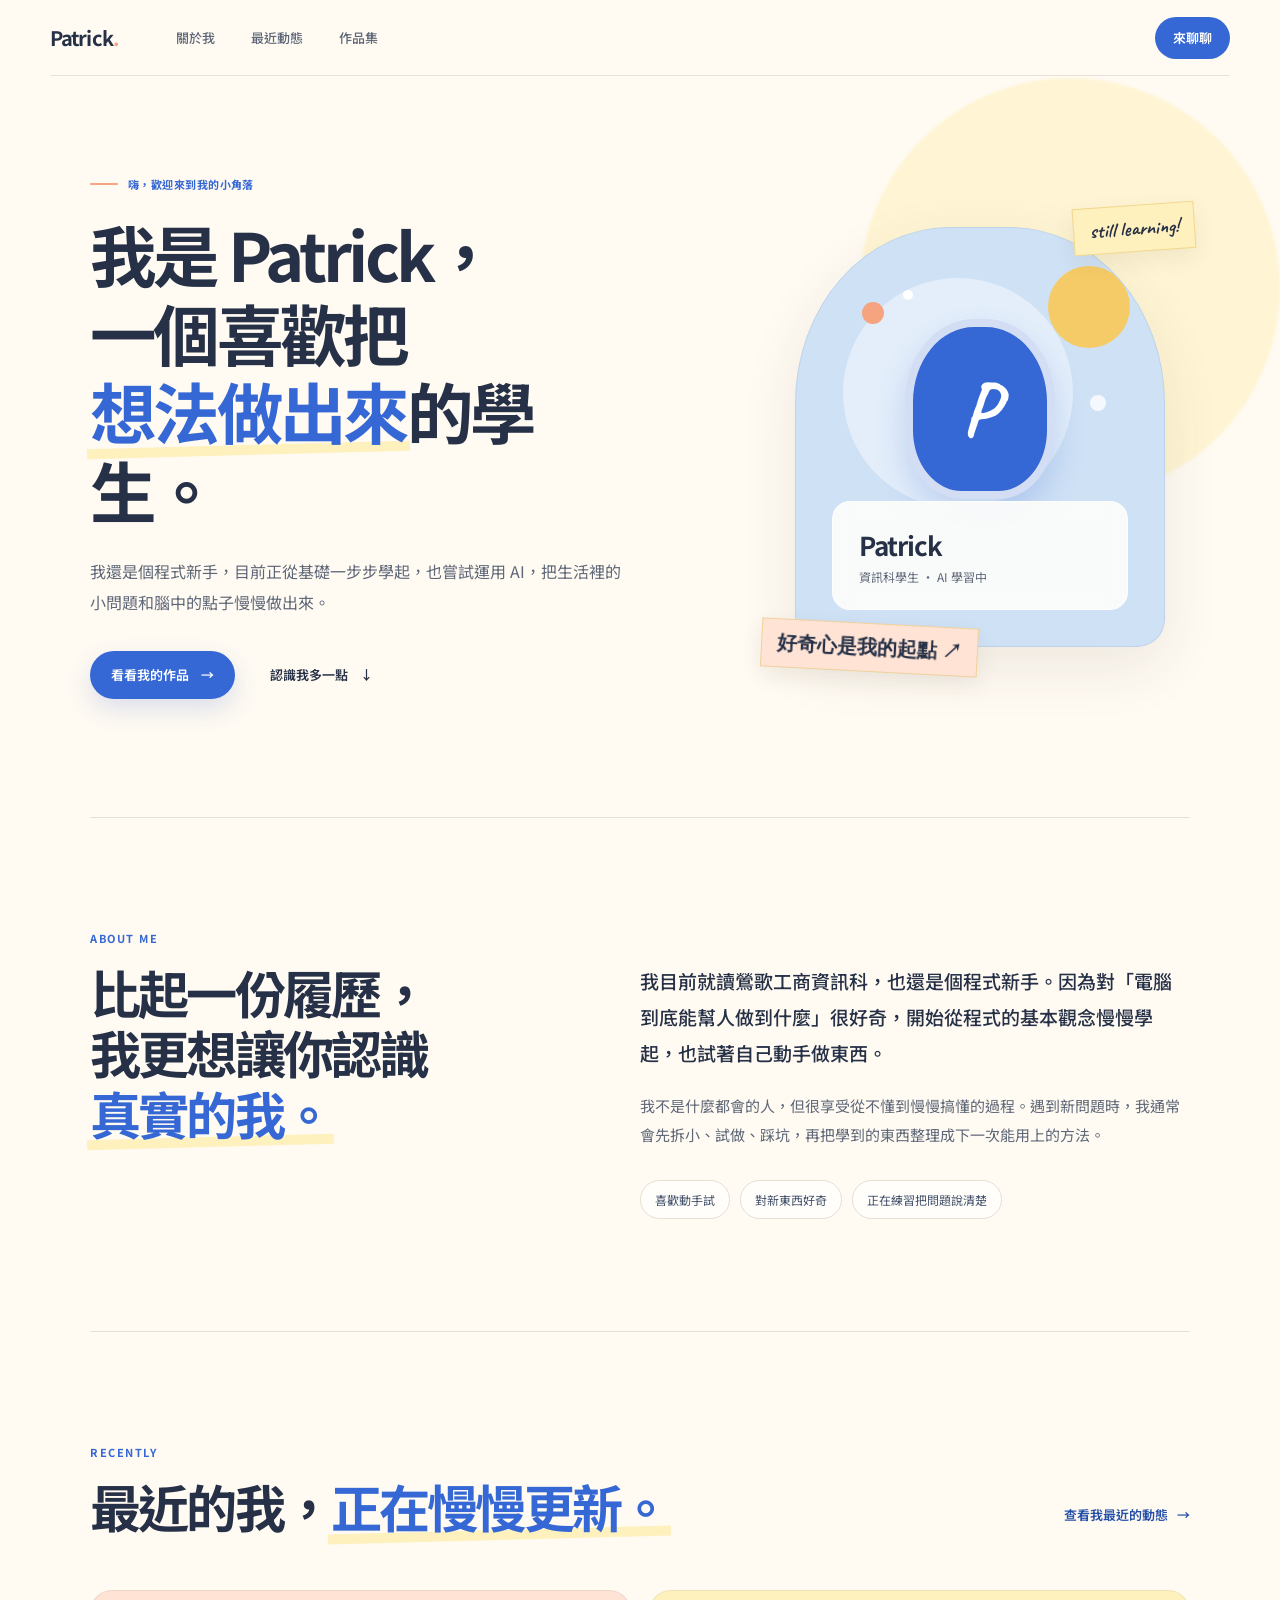
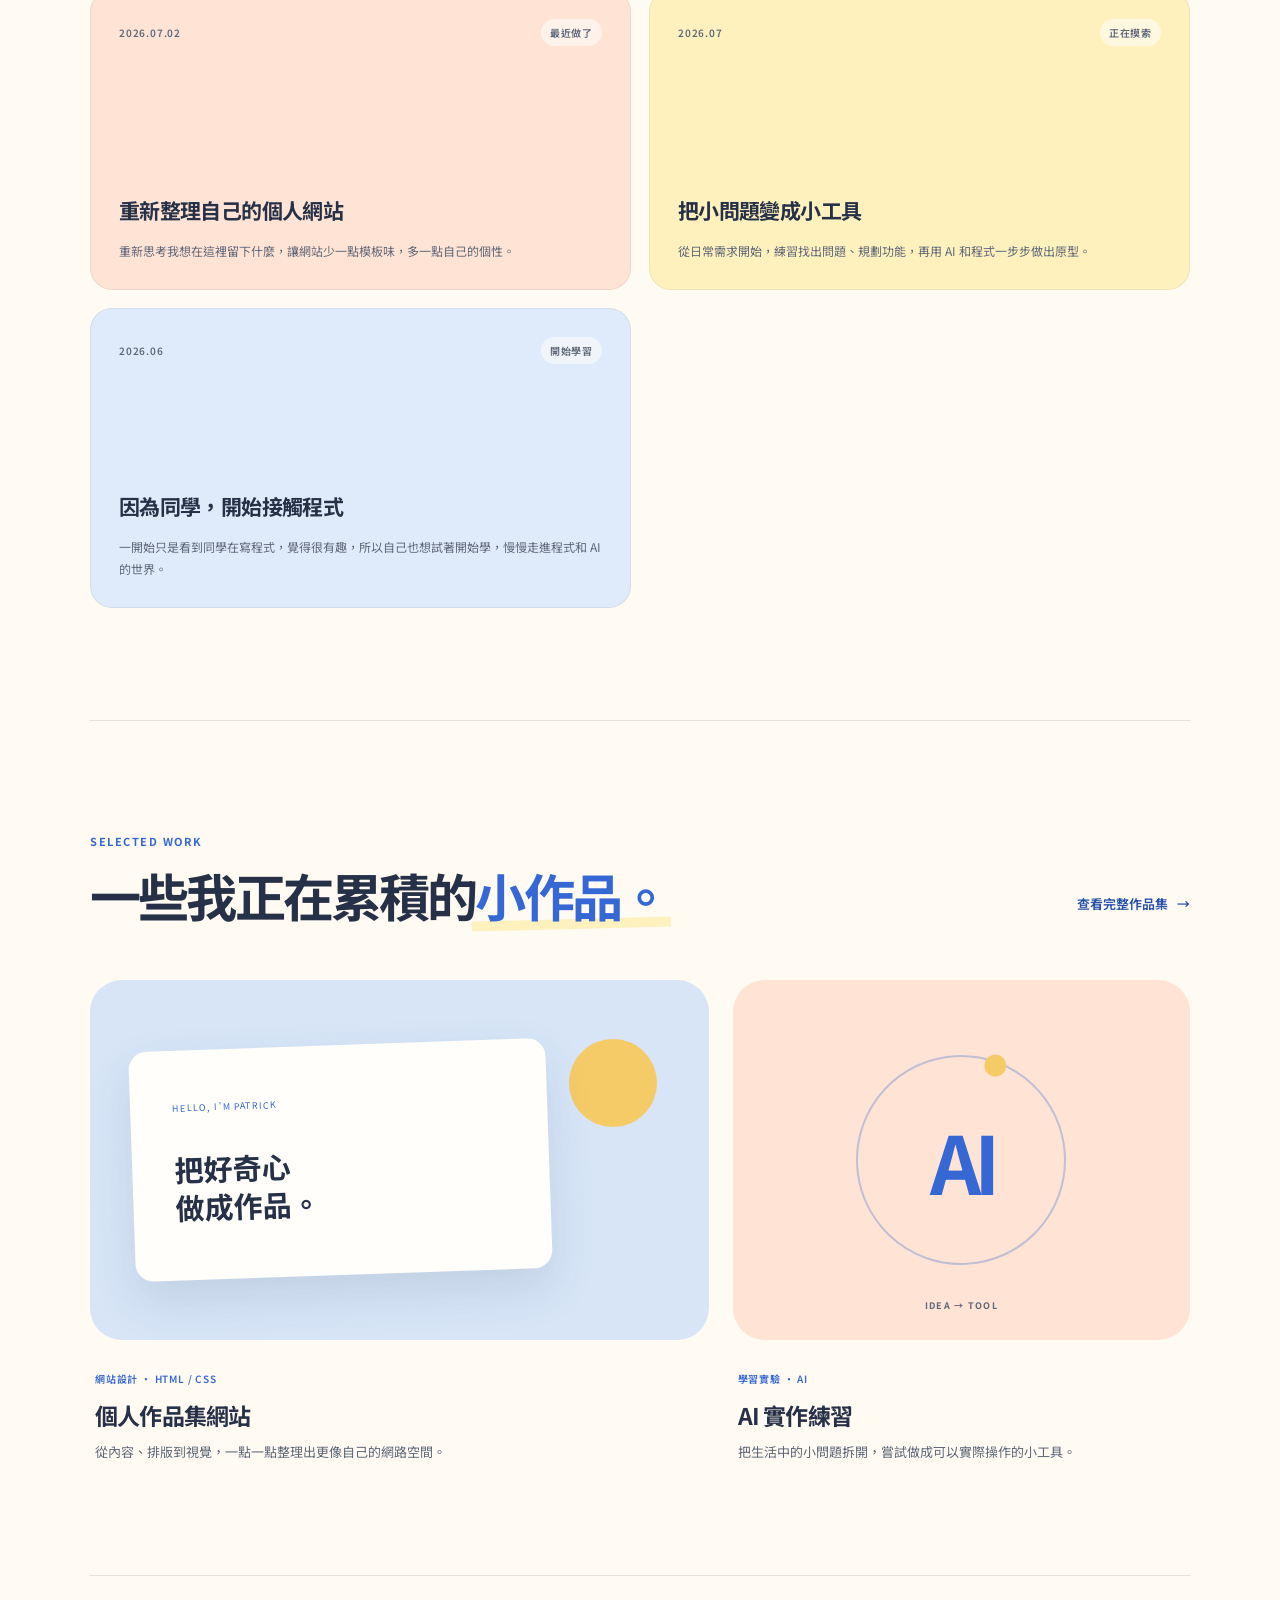
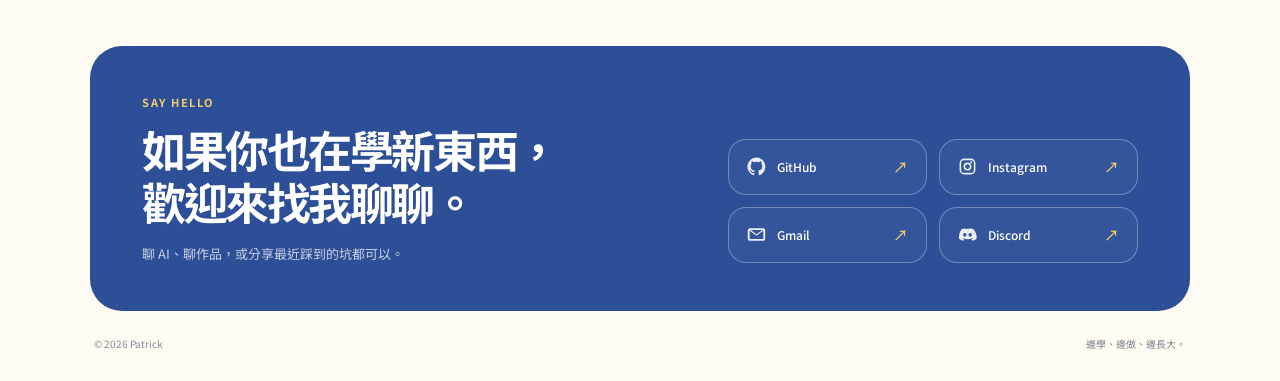
<file: index.html>
<!doctype html>
<html lang="zh-Hant">
  <head>
    <meta charset="UTF-8" />
    <meta name="viewport" content="width=device-width, initial-scale=1.0" />
    <meta name="theme-color" content="#fffaf2" />
    <meta name="description" content="Patrick 的個人網站，記錄 AI 學習、實作作品與最近的生活進度。" />
    <title>Patrick｜邊學邊做的資訊科學生</title>
    <link rel="preconnect" href="https://fonts.googleapis.com" />
    <link rel="preconnect" href="https://fonts.gstatic.com" crossorigin />
    <link href="https://fonts.googleapis.com/css2?family=Caveat:wght@600;700&family=Noto+Sans+TC:wght@400;500;600;700&display=swap" rel="stylesheet" />
    <link rel="stylesheet" href="styles.css" />
  </head>
  <body id="top">
    <a class="skip-link" href="#main-content">跳到主要內容</a>
    <header class="site-header">
      <a class="brand" href="#top" aria-label="回到首頁">Patrick<span>.</span></a>
      <nav aria-label="主要導覽">
        <a href="#about">關於我</a>
        <a href="updates.html">最近動態</a>
        <a href="portfolio.html">作品集</a>
      </nav>
      <a class="header-hello" href="#contact">來聊聊</a>
    </header>

    <main id="main-content">
      <section class="hero" aria-labelledby="hero-title">
        <div class="hero-copy">
          <p class="eyebrow"><span aria-hidden="true"></span> 嗨，歡迎來到我的小角落</p>
          <h1 id="hero-title">我是 Patrick，<br />一個喜歡把<span>想法做出來</span>的學生。</h1>
          <p class="hero-intro">我還是個程式新手，目前正從基礎一步步學起，也嘗試運用 AI，把生活裡的小問題和腦中的點子慢慢做出來。</p>
          <div class="hero-actions">
            <a class="button button-primary" href="portfolio.html">看看我的作品 <span aria-hidden="true">→</span></a>
            <a class="button button-text" href="#about">認識我多一點 <span aria-hidden="true">↓</span></a>
          </div>
        </div>

        <div class="hero-portrait" aria-label="Patrick 的個人介紹卡片">
          <div class="portrait-note note-top" aria-hidden="true">still learning!</div>
          <div class="portrait-card">
            <span class="portrait-sun" aria-hidden="true"></span>
            <div class="portrait-avatar" aria-hidden="true">P</div>
            <div class="portrait-copy">
              <strong>Patrick</strong>
              <span>資訊科學生 · AI 學習中</span>
            </div>
          </div>
          <div class="portrait-note note-bottom" aria-hidden="true">好奇心是我的起點 ↗</div>
        </div>
      </section>

      <section class="about section" id="about" aria-labelledby="about-title">
        <div class="section-heading">
          <p class="section-label">ABOUT ME</p>
          <h2 id="about-title">比起一份履歷，<br />我更想讓你認識<span>真實的我。</span></h2>
        </div>
        <div class="about-story">
          <p class="lead">我目前就讀鶯歌工商資訊科，也還是個程式新手。因為對「電腦到底能幫人做到什麼」很好奇，開始從程式的基本觀念慢慢學起，也試著自己動手做東西。</p>
          <p>我不是什麼都會的人，但很享受從不懂到慢慢搞懂的過程。遇到新問題時，我通常會先拆小、試做、踩坑，再把學到的東西整理成下一次能用上的方法。</p>
          <div class="about-tags" aria-label="Patrick 的個人特質">
            <span>喜歡動手試</span>
            <span>對新東西好奇</span>
            <span>正在練習把問題說清楚</span>
          </div>
        </div>
      </section>

      <section class="now section" id="now" aria-labelledby="now-title">
        <div class="section-heading row-heading">
          <div>
            <p class="section-label">RECENTLY</p>
            <h2 id="now-title">最近的我，<span>正在慢慢更新。</span></h2>
          </div>
          <a class="inline-link" href="updates.html">查看我最近的動態 <span aria-hidden="true">→</span></a>
        </div>
        <div class="update-list">
          <article class="update-card update-peach">
            <div class="update-meta"><time datetime="2026-07-02">2026.07.02</time><span>最近做了</span></div>
            <h3>重新整理自己的個人網站</h3>
            <p>重新思考我想在這裡留下什麼，讓網站少一點模板味，多一點自己的個性。</p>
          </article>
          <article class="update-card update-yellow">
            <div class="update-meta"><time datetime="2026-07">2026.07</time><span>正在摸索</span></div>
            <h3>把小問題變成小工具</h3>
            <p>從日常需求開始，練習找出問題、規劃功能，再用 AI 和程式一步步做出原型。</p>
          </article>
          <article class="update-card update-blue">
            <div class="update-meta"><time datetime="2026-06">2026.06</time><span>開始學習</span></div>
            <h3>因為同學，開始接觸程式</h3>
            <p>一開始只是看到同學在寫程式，覺得很有趣，所以自己也想試著開始學，慢慢走進程式和 AI 的世界。</p>
          </article>
        </div>
      </section>

      <section class="featured section" aria-labelledby="featured-title">
        <div class="section-heading row-heading">
          <div>
            <p class="section-label">SELECTED WORK</p>
            <h2 id="featured-title">一些我正在累積的<span>小作品。</span></h2>
          </div>
          <a class="inline-link" href="portfolio.html">查看完整作品集 <span aria-hidden="true">→</span></a>
        </div>
        <div class="featured-grid">
          <article class="featured-card">
            <div class="work-visual visual-site" aria-hidden="true"><span class="browser-dot"></span><div><small>HELLO, I'M PATRICK</small><strong>把好奇心<br />做成作品。</strong></div></div>
            <div class="work-copy"><span>網站設計 · HTML / CSS</span><h3>個人作品集網站</h3><p>從內容、排版到視覺，一點一點整理出更像自己的網路空間。</p></div>
          </article>
          <article class="featured-card">
            <div class="work-visual visual-ai" aria-hidden="true"><span class="ai-orbit"></span><strong>AI</strong><small>IDEA → TOOL</small></div>
            <div class="work-copy"><span>學習實驗 · AI</span><h3>AI 實作練習</h3><p>把生活中的小問題拆開，嘗試做成可以實際操作的小工具。</p></div>
          </article>
        </div>
      </section>
    </main>

    <footer id="contact">
      <div class="contact-card">
        <div>
          <p class="section-label">SAY HELLO</p>
          <h2>如果你也在學新東西，<br />歡迎來找我聊聊。</h2>
          <p>聊 AI、聊作品，或分享最近踩到的坑都可以。</p>
        </div>
        <div class="social-links" aria-label="社群與聯絡方式">
          <a href="https://github.com/ttrrdfx" target="_blank" rel="noreferrer">
            <svg viewBox="0 0 24 24" aria-hidden="true"><path d="M12 .7a11.5 11.5 0 0 0-3.64 22.41c.58.11.79-.25.79-.56v-2.24c-3.22.7-3.9-1.37-3.9-1.37-.53-1.34-1.29-1.7-1.29-1.7-1.05-.72.08-.71.08-.71 1.17.08 1.78 1.2 1.78 1.2 1.04 1.78 2.72 1.27 3.38.97.1-.75.4-1.27.74-1.56-2.57-.29-5.28-1.29-5.28-5.68 0-1.26.45-2.28 1.19-3.09-.12-.29-.52-1.47.11-3.05 0 0 .97-.31 3.16 1.18a10.9 10.9 0 0 1 5.76 0c2.19-1.49 3.15-1.18 3.15-1.18.64 1.58.24 2.76.12 3.05.74.81 1.19 1.83 1.19 3.09 0 4.4-2.72 5.38-5.3 5.67.42.36.79 1.06.79 2.14v3.18c0 .31.21.67.8.56A11.5 11.5 0 0 0 12 .7Z"/></svg>
            <span>GitHub</span><span class="social-arrow" aria-hidden="true">↗</span>
          </a>
          <a href="https://www.instagram.com/ampatrick._.i/" target="_blank" rel="noreferrer">
            <svg viewBox="0 0 24 24" aria-hidden="true"><path d="M7.6 2h8.8A5.6 5.6 0 0 1 22 7.6v8.8a5.6 5.6 0 0 1-5.6 5.6H7.6A5.6 5.6 0 0 1 2 16.4V7.6A5.6 5.6 0 0 1 7.6 2Zm-.2 2A3.4 3.4 0 0 0 4 7.4v9.2A3.4 3.4 0 0 0 7.4 20h9.2a3.4 3.4 0 0 0 3.4-3.4V7.4A3.4 3.4 0 0 0 16.6 4H7.4Zm9.35 1.5a1.25 1.25 0 1 1 0 2.5 1.25 1.25 0 0 1 0-2.5ZM12 7a5 5 0 1 1 0 10 5 5 0 0 1 0-10Zm0 2a3 3 0 1 0 0 6 3 3 0 0 0 0-6Z"/></svg>
            <span>Instagram</span><span class="social-arrow" aria-hidden="true">↗</span>
          </a>
          <a href="mailto:ttrrdfx@gmail.com">
            <svg viewBox="0 0 24 24" aria-hidden="true"><path d="M3.75 4h16.5A2.75 2.75 0 0 1 23 6.75v10.5A2.75 2.75 0 0 1 20.25 20H3.75A2.75 2.75 0 0 1 1 17.25V6.75A2.75 2.75 0 0 1 3.75 4Zm16.88 3.24-7.95 5.58a1.18 1.18 0 0 1-1.36 0L3.37 7.24v10.01c0 .21.17.38.38.38h16.5c.21 0 .38-.17.38-.38V7.24ZM4.6 6.37 12 11.56l7.4-5.19H4.6Z"/></svg>
            <span>Gmail</span><span class="social-arrow" aria-hidden="true">↗</span>
          </a>
          <a href="https://discord.com/users/734754662749569034" target="_blank" rel="noreferrer">
            <svg viewBox="0 0 24 24" aria-hidden="true"><path d="M19.6 5.34A17.5 17.5 0 0 0 15.3 4l-.53 1.08a16.1 16.1 0 0 0-5.54 0L8.7 4A17.5 17.5 0 0 0 4.4 5.34C1.68 9.39.94 13.34 1.3 17.23a17.7 17.7 0 0 0 5.28 2.67l1.3-1.78a11.3 11.3 0 0 1-2.04-.98l.5-.39c3.94 1.83 8.23 1.83 12.12 0l.52.39c-.65.39-1.34.72-2.05.98l1.3 1.78a17.7 17.7 0 0 0 5.28-2.67c.43-4.51-.73-8.42-3.91-11.89ZM8.55 14.82c-1.19 0-2.17-1.09-2.17-2.43s.96-2.43 2.17-2.43 2.19 1.1 2.17 2.43c0 1.34-.96 2.43-2.17 2.43Zm6.9 0c-1.19 0-2.17-1.09-2.17-2.43s.96-2.43 2.17-2.43 2.19 1.1 2.17 2.43c0 1.34-.96 2.43-2.17 2.43Z"/></svg>
            <span>Discord</span><span class="social-arrow" aria-hidden="true">↗</span>
          </a>
        </div>
      </div>
      <div class="footer-meta"><p>© 2026 Patrick</p><p>邊學、邊做、邊長大。</p></div>
    </footer>
  </body>
</html>
</file>
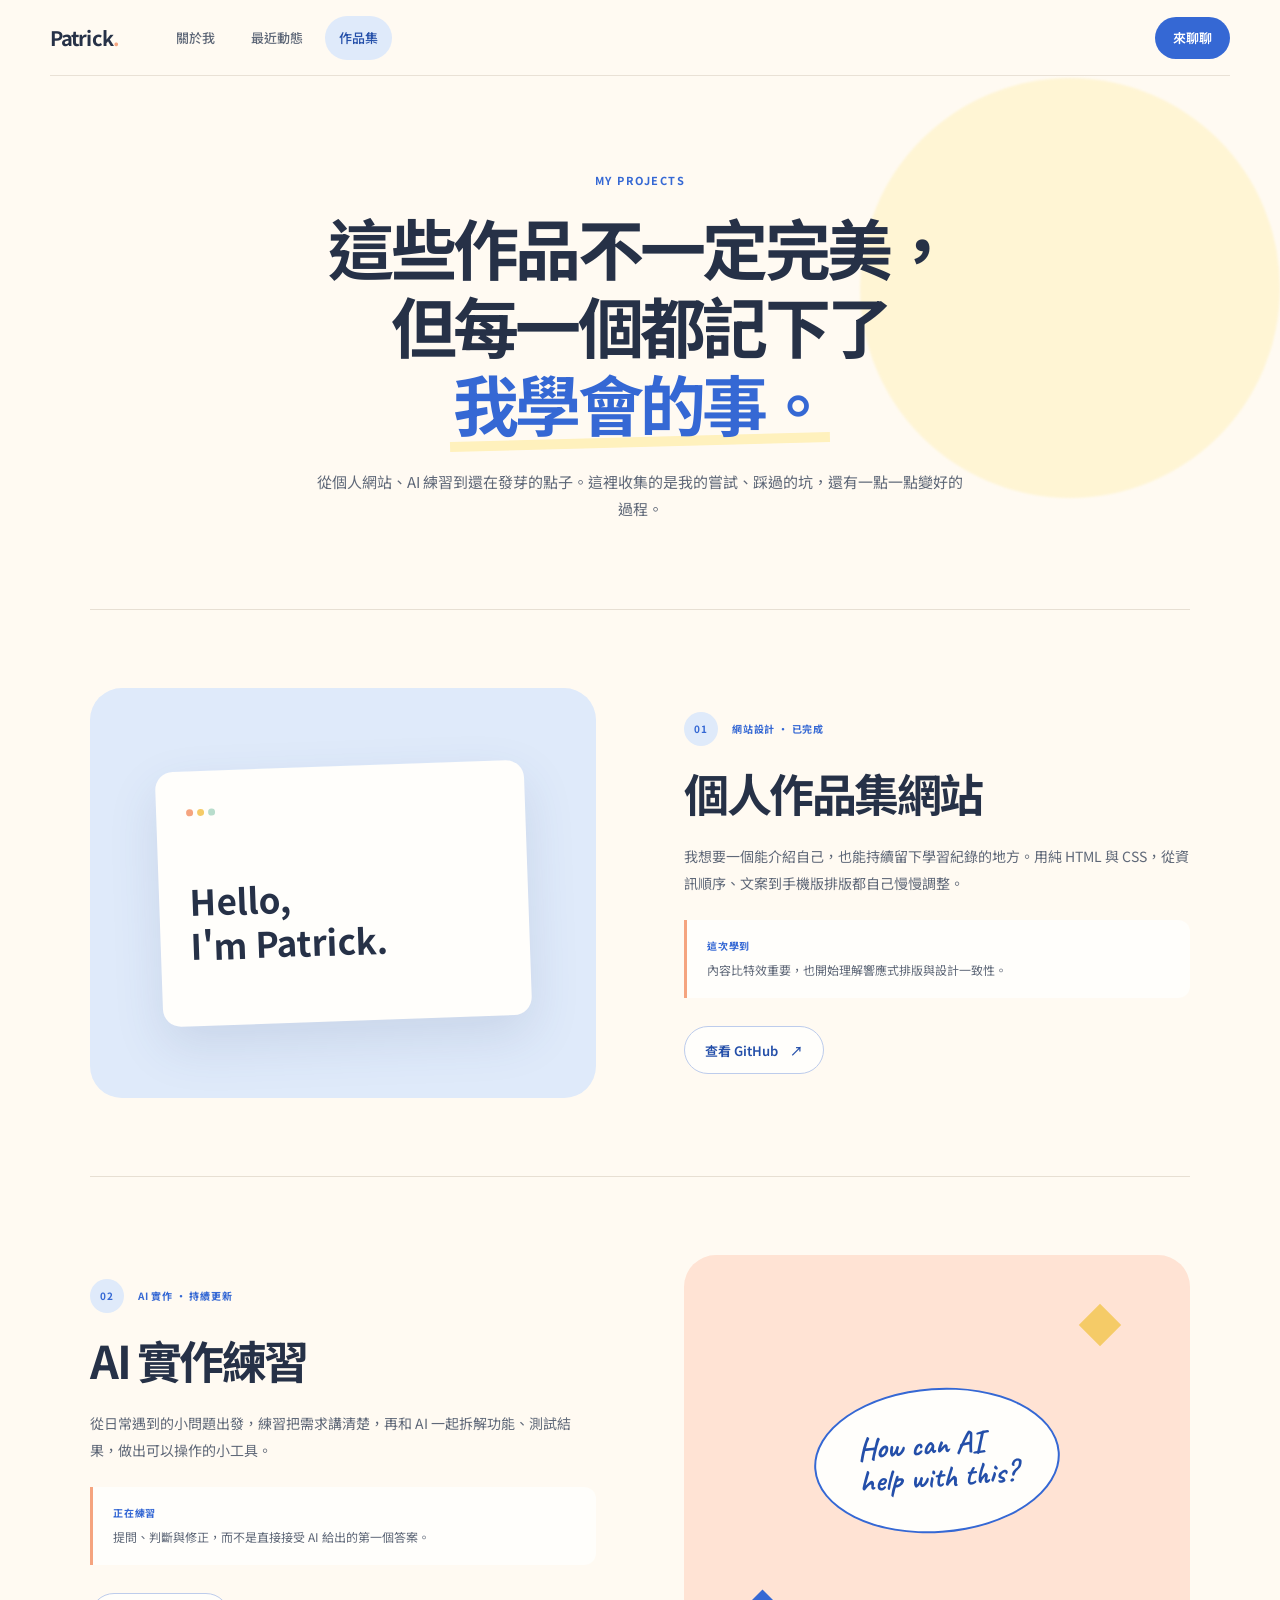
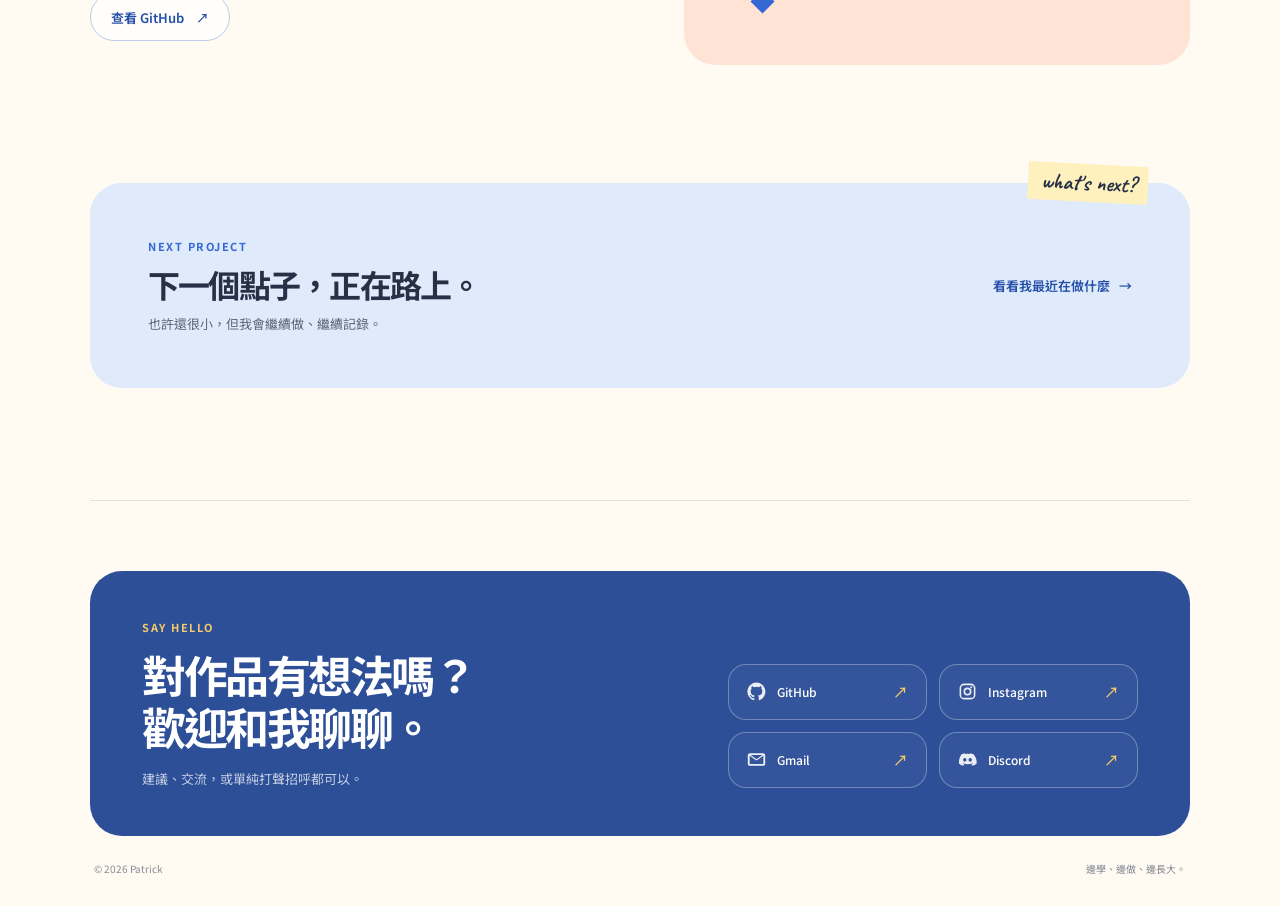
<file: portfolio.html>
<!doctype html>
<html lang="zh-Hant">
  <head>
    <meta charset="UTF-8" />
    <meta name="viewport" content="width=device-width, initial-scale=1.0" />
    <meta name="theme-color" content="#fffaf2" />
    <meta name="description" content="Patrick 的作品集，記錄網站、AI 實作與學習中的小作品。" />
    <title>作品集｜Patrick</title>
    <link rel="preconnect" href="https://fonts.googleapis.com" />
    <link rel="preconnect" href="https://fonts.gstatic.com" crossorigin />
    <link href="https://fonts.googleapis.com/css2?family=Caveat:wght@600;700&family=Noto+Sans+TC:wght@400;500;600;700&display=swap" rel="stylesheet" />
    <link rel="stylesheet" href="styles.css" />
  </head>
  <body>
    <a class="skip-link" href="#main-content">跳到主要內容</a>
    <header class="site-header">
      <a class="brand" href="index.html">Patrick<span>.</span></a>
      <nav aria-label="主要導覽">
        <a href="index.html#about">關於我</a>
        <a href="updates.html">最近動態</a>
        <a href="portfolio.html" aria-current="page">作品集</a>
      </nav>
      <a class="header-hello" href="#contact">來聊聊</a>
    </header>

    <main id="main-content">
      <section class="portfolio-hero section" aria-labelledby="portfolio-title">
        <p class="section-label">MY PROJECTS</p>
        <h1 id="portfolio-title">這些作品不一定完美，<br />但每一個都記下了<span>我學會的事。</span></h1>
        <p>從個人網站、AI 練習到還在發芽的點子。這裡收集的是我的嘗試、踩過的坑，還有一點一點變好的過程。</p>
      </section>

      <section class="projects section" aria-label="作品列表">
        <article class="project-row">
          <div class="project-art art-site" aria-hidden="true"><div class="art-window"><i></i><i></i><i></i><strong>Hello,<br />I'm Patrick.</strong></div></div>
          <div class="project-info">
            <div class="project-meta"><span>01</span><span>網站設計 · 已完成</span></div>
            <h2>個人作品集網站</h2>
            <p>我想要一個能介紹自己，也能持續留下學習紀錄的地方。用純 HTML 與 CSS，從資訊順序、文案到手機版排版都自己慢慢調整。</p>
            <div class="learned"><strong>這次學到</strong><span>內容比特效重要，也開始理解響應式排版與設計一致性。</span></div>
            <a class="button button-outline" href="https://github.com/ttrrdfx" target="_blank" rel="noreferrer">查看 GitHub <span aria-hidden="true">↗</span></a>
          </div>
        </article>

        <article class="project-row reverse">
          <div class="project-art art-ai" aria-hidden="true"><div class="art-bubble">How can AI<br />help with this?</div><span class="spark spark-one"></span><span class="spark spark-two"></span></div>
          <div class="project-info">
            <div class="project-meta"><span>02</span><span>AI 實作 · 持續更新</span></div>
            <h2>AI 實作練習</h2>
            <p>從日常遇到的小問題出發，練習把需求講清楚，再和 AI 一起拆解功能、測試結果，做出可以操作的小工具。</p>
            <div class="learned"><strong>正在練習</strong><span>提問、判斷與修正，而不是直接接受 AI 給出的第一個答案。</span></div>
            <a class="button button-outline" href="https://github.com/ttrrdfx" target="_blank" rel="noreferrer">查看 GitHub <span aria-hidden="true">↗</span></a>
          </div>
        </article>

        <article class="next-project">
          <span class="handwritten">what's next?</span>
          <div><p class="section-label">NEXT PROJECT</p><h2>下一個點子，正在路上。</h2><p>也許還很小，但我會繼續做、繼續記錄。</p></div>
          <a class="inline-link" href="updates.html">看看我最近在做什麼 <span aria-hidden="true">→</span></a>
        </article>
      </section>
    </main>

    <footer id="contact">
      <div class="contact-card">
        <div><p class="section-label">SAY HELLO</p><h2>對作品有想法嗎？<br />歡迎和我聊聊。</h2><p>建議、交流，或單純打聲招呼都可以。</p></div>
        <div class="social-links" aria-label="社群與聯絡方式">
          <a href="https://github.com/ttrrdfx" target="_blank" rel="noreferrer">
            <svg viewBox="0 0 24 24" aria-hidden="true"><path d="M12 .7a11.5 11.5 0 0 0-3.64 22.41c.58.11.79-.25.79-.56v-2.24c-3.22.7-3.9-1.37-3.9-1.37-.53-1.34-1.29-1.7-1.29-1.7-1.05-.72.08-.71.08-.71 1.17.08 1.78 1.2 1.78 1.2 1.04 1.78 2.72 1.27 3.38.97.1-.75.4-1.27.74-1.56-2.57-.29-5.28-1.29-5.28-5.68 0-1.26.45-2.28 1.19-3.09-.12-.29-.52-1.47.11-3.05 0 0 .97-.31 3.16 1.18a10.9 10.9 0 0 1 5.76 0c2.19-1.49 3.15-1.18 3.15-1.18.64 1.58.24 2.76.12 3.05.74.81 1.19 1.83 1.19 3.09 0 4.4-2.72 5.38-5.3 5.67.42.36.79 1.06.79 2.14v3.18c0 .31.21.67.8.56A11.5 11.5 0 0 0 12 .7Z"/></svg>
            <span>GitHub</span><span class="social-arrow" aria-hidden="true">↗</span>
          </a>
          <a href="https://www.instagram.com/ampatrick._.i/" target="_blank" rel="noreferrer">
            <svg viewBox="0 0 24 24" aria-hidden="true"><path d="M7.6 2h8.8A5.6 5.6 0 0 1 22 7.6v8.8a5.6 5.6 0 0 1-5.6 5.6H7.6A5.6 5.6 0 0 1 2 16.4V7.6A5.6 5.6 0 0 1 7.6 2Zm-.2 2A3.4 3.4 0 0 0 4 7.4v9.2A3.4 3.4 0 0 0 7.4 20h9.2a3.4 3.4 0 0 0 3.4-3.4V7.4A3.4 3.4 0 0 0 16.6 4H7.4Zm9.35 1.5a1.25 1.25 0 1 1 0 2.5 1.25 1.25 0 0 1 0-2.5ZM12 7a5 5 0 1 1 0 10 5 5 0 0 1 0-10Zm0 2a3 3 0 1 0 0 6 3 3 0 0 0 0-6Z"/></svg>
            <span>Instagram</span><span class="social-arrow" aria-hidden="true">↗</span>
          </a>
          <a href="mailto:ttrrdfx@gmail.com">
            <svg viewBox="0 0 24 24" aria-hidden="true"><path d="M3.75 4h16.5A2.75 2.75 0 0 1 23 6.75v10.5A2.75 2.75 0 0 1 20.25 20H3.75A2.75 2.75 0 0 1 1 17.25V6.75A2.75 2.75 0 0 1 3.75 4Zm16.88 3.24-7.95 5.58a1.18 1.18 0 0 1-1.36 0L3.37 7.24v10.01c0 .21.17.38.38.38h16.5c.21 0 .38-.17.38-.38V7.24ZM4.6 6.37 12 11.56l7.4-5.19H4.6Z"/></svg>
            <span>Gmail</span><span class="social-arrow" aria-hidden="true">↗</span>
          </a>
          <a href="https://discord.com/users/734754662749569034" target="_blank" rel="noreferrer">
            <svg viewBox="0 0 24 24" aria-hidden="true"><path d="M19.6 5.34A17.5 17.5 0 0 0 15.3 4l-.53 1.08a16.1 16.1 0 0 0-5.54 0L8.7 4A17.5 17.5 0 0 0 4.4 5.34C1.68 9.39.94 13.34 1.3 17.23a17.7 17.7 0 0 0 5.28 2.67l1.3-1.78a11.3 11.3 0 0 1-2.04-.98l.5-.39c3.94 1.83 8.23 1.83 12.12 0l.52.39c-.65.39-1.34.72-2.05.98l1.3 1.78a17.7 17.7 0 0 0 5.28-2.67c.43-4.51-.73-8.42-3.91-11.89ZM8.55 14.82c-1.19 0-2.17-1.09-2.17-2.43s.96-2.43 2.17-2.43 2.19 1.1 2.17 2.43c0 1.34-.96 2.43-2.17 2.43Zm6.9 0c-1.19 0-2.17-1.09-2.17-2.43s.96-2.43 2.17-2.43 2.19 1.1 2.17 2.43c0 1.34-.96 2.43-2.17 2.43Z"/></svg>
            <span>Discord</span><span class="social-arrow" aria-hidden="true">↗</span>
          </a>
        </div>
      </div>
      <div class="footer-meta"><p>© 2026 Patrick</p><p>邊學、邊做、邊長大。</p></div>
    </footer>
  </body>
</html>
</file>
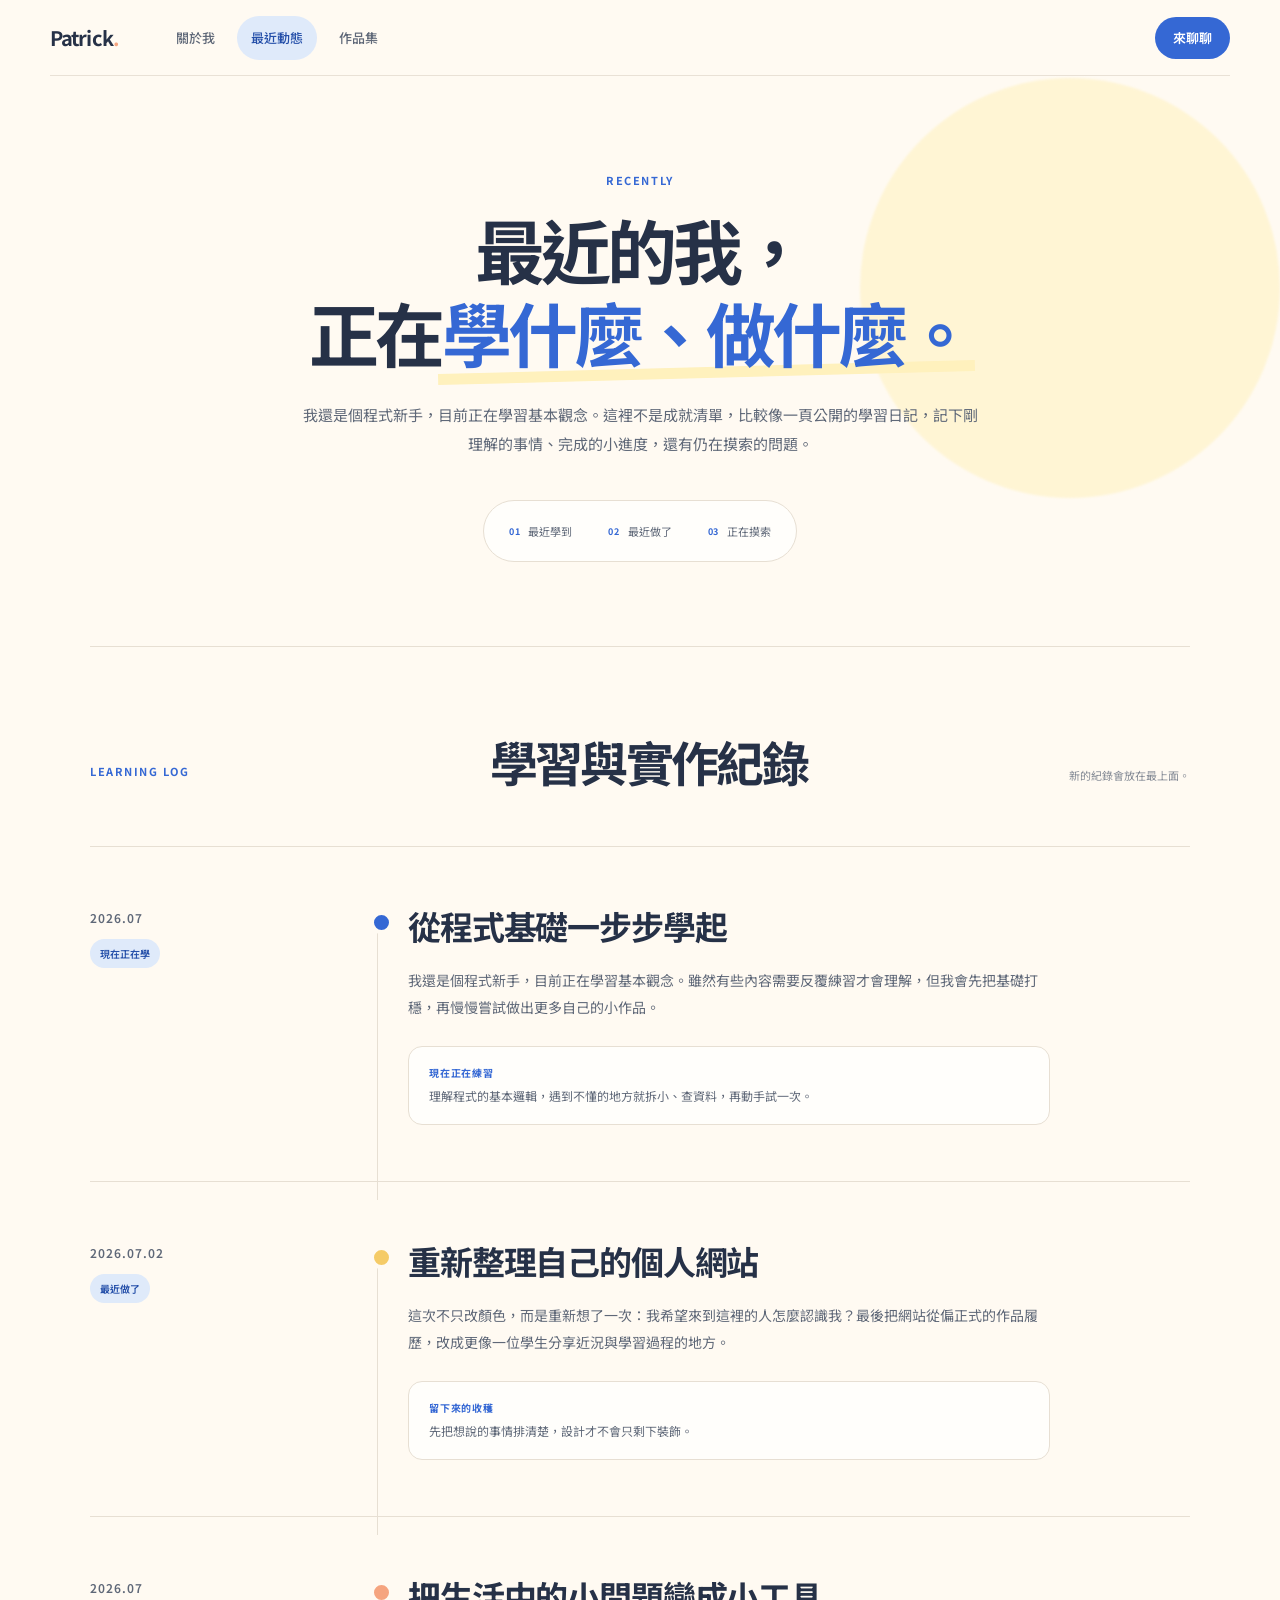
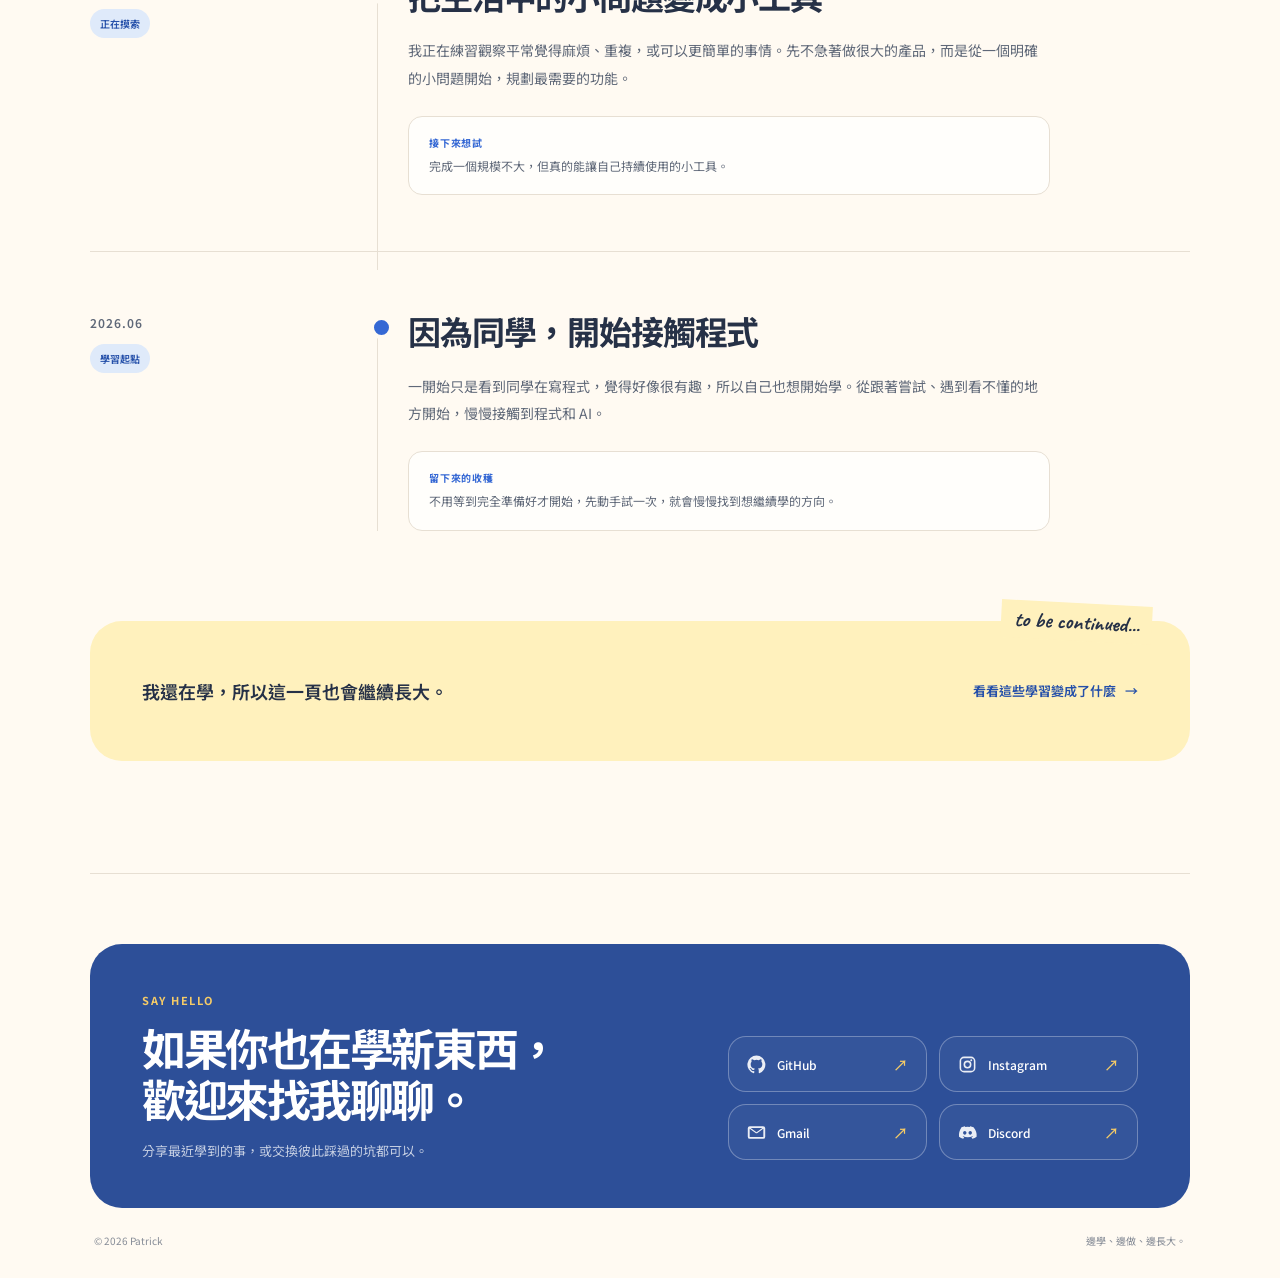
<file: updates.html>
<!doctype html>
<html lang="zh-Hant">
  <head>
    <meta charset="UTF-8" />
    <meta name="viewport" content="width=device-width, initial-scale=1.0" />
    <meta name="theme-color" content="#fffaf2" />
    <meta name="description" content="Patrick 的最近動態，記錄近期學到、完成和正在摸索的事情。" />
    <title>最近動態｜Patrick</title>
    <link rel="preconnect" href="https://fonts.googleapis.com" />
    <link rel="preconnect" href="https://fonts.gstatic.com" crossorigin />
    <link href="https://fonts.googleapis.com/css2?family=Caveat:wght@600;700&family=Noto+Sans+TC:wght@400;500;600;700&display=swap" rel="stylesheet" />
    <link rel="stylesheet" href="styles.css" />
  </head>
  <body>
    <a class="skip-link" href="#main-content">跳到主要內容</a>
    <header class="site-header">
      <a class="brand" href="index.html">Patrick<span>.</span></a>
      <nav aria-label="主要導覽">
        <a href="index.html#about">關於我</a>
        <a href="updates.html" aria-current="page">最近動態</a>
        <a href="portfolio.html">作品集</a>
      </nav>
      <a class="header-hello" href="#contact">來聊聊</a>
    </header>

    <main id="main-content">
      <section class="updates-hero section" aria-labelledby="updates-title">
        <p class="section-label">RECENTLY</p>
        <h1 id="updates-title">最近的我，<br />正在<span>學什麼、做什麼。</span></h1>
        <p>我還是個程式新手，目前正在學習基本觀念。這裡不是成就清單，比較像一頁公開的學習日記，記下剛理解的事情、完成的小進度，還有仍在摸索的問題。</p>
        <div class="updates-summary" aria-label="動態分類">
          <span><strong>01</strong> 最近學到</span>
          <span><strong>02</strong> 最近做了</span>
          <span><strong>03</strong> 正在摸索</span>
        </div>
      </section>

      <section class="activity section" aria-labelledby="activity-title">
        <div class="activity-heading">
          <p class="section-label">LEARNING LOG</p>
          <h2 id="activity-title">學習與實作紀錄</h2>
          <p>新的紀錄會放在最上面。</p>
        </div>

        <div class="activity-list">
          <article class="activity-entry">
            <div class="activity-date"><time datetime="2026-07">2026.07</time><span>現在正在學</span></div>
            <div class="activity-content">
              <span class="activity-dot dot-blue" aria-hidden="true"></span>
              <h3>從程式基礎一步步學起</h3>
              <p>我還是個程式新手，目前正在學習基本觀念。雖然有些內容需要反覆練習才會理解，但我會先把基礎打穩，再慢慢嘗試做出更多自己的小作品。</p>
              <div class="activity-note"><strong>現在正在練習</strong><span>理解程式的基本邏輯，遇到不懂的地方就拆小、查資料，再動手試一次。</span></div>
            </div>
          </article>

          <article class="activity-entry">
            <div class="activity-date"><time datetime="2026-07-02">2026.07.02</time><span>最近做了</span></div>
            <div class="activity-content">
              <span class="activity-dot dot-yellow" aria-hidden="true"></span>
              <h3>重新整理自己的個人網站</h3>
              <p>這次不只改顏色，而是重新想了一次：我希望來到這裡的人怎麼認識我？最後把網站從偏正式的作品履歷，改成更像一位學生分享近況與學習過程的地方。</p>
              <div class="activity-note"><strong>留下來的收穫</strong><span>先把想說的事情排清楚，設計才不會只剩下裝飾。</span></div>
            </div>
          </article>

          <article class="activity-entry">
            <div class="activity-date"><time datetime="2026-07">2026.07</time><span>正在摸索</span></div>
            <div class="activity-content">
              <span class="activity-dot dot-peach" aria-hidden="true"></span>
              <h3>把生活中的小問題變成小工具</h3>
              <p>我正在練習觀察平常覺得麻煩、重複，或可以更簡單的事情。先不急著做很大的產品，而是從一個明確的小問題開始，規劃最需要的功能。</p>
              <div class="activity-note"><strong>接下來想試</strong><span>完成一個規模不大，但真的能讓自己持續使用的小工具。</span></div>
            </div>
          </article>

          <article class="activity-entry">
            <div class="activity-date"><time datetime="2026-06">2026.06</time><span>學習起點</span></div>
            <div class="activity-content">
              <span class="activity-dot dot-blue" aria-hidden="true"></span>
              <h3>因為同學，開始接觸程式</h3>
              <p>一開始只是看到同學在寫程式，覺得好像很有趣，所以自己也想開始學。從跟著嘗試、遇到看不懂的地方開始，慢慢接觸到程式和 AI。</p>
              <div class="activity-note"><strong>留下來的收穫</strong><span>不用等到完全準備好才開始，先動手試一次，就會慢慢找到想繼續學的方向。</span></div>
            </div>
          </article>

        </div>

        <div class="activity-ending">
          <span class="handwritten">to be continued...</span>
          <p>我還在學，所以這一頁也會繼續長大。</p>
          <a class="inline-link" href="portfolio.html">看看這些學習變成了什麼 <span aria-hidden="true">→</span></a>
        </div>
      </section>
    </main>

    <footer id="contact">
      <div class="contact-card">
        <div><p class="section-label">SAY HELLO</p><h2>如果你也在學新東西，<br />歡迎來找我聊聊。</h2><p>分享最近學到的事，或交換彼此踩過的坑都可以。</p></div>
        <div class="social-links" aria-label="社群與聯絡方式">
          <a href="https://github.com/ttrrdfx" target="_blank" rel="noreferrer">
            <svg viewBox="0 0 24 24" aria-hidden="true"><path d="M12 .7a11.5 11.5 0 0 0-3.64 22.41c.58.11.79-.25.79-.56v-2.24c-3.22.7-3.9-1.37-3.9-1.37-.53-1.34-1.29-1.7-1.29-1.7-1.05-.72.08-.71.08-.71 1.17.08 1.78 1.2 1.78 1.2 1.04 1.78 2.72 1.27 3.38.97.1-.75.4-1.27.74-1.56-2.57-.29-5.28-1.29-5.28-5.68 0-1.26.45-2.28 1.19-3.09-.12-.29-.52-1.47.11-3.05 0 0 .97-.31 3.16 1.18a10.9 10.9 0 0 1 5.76 0c2.19-1.49 3.15-1.18 3.15-1.18.64 1.58.24 2.76.12 3.05.74.81 1.19 1.83 1.19 3.09 0 4.4-2.72 5.38-5.3 5.67.42.36.79 1.06.79 2.14v3.18c0 .31.21.67.8.56A11.5 11.5 0 0 0 12 .7Z"/></svg>
            <span>GitHub</span><span class="social-arrow" aria-hidden="true">↗</span>
          </a>
          <a href="https://www.instagram.com/ampatrick._.i/" target="_blank" rel="noreferrer">
            <svg viewBox="0 0 24 24" aria-hidden="true"><path d="M7.6 2h8.8A5.6 5.6 0 0 1 22 7.6v8.8a5.6 5.6 0 0 1-5.6 5.6H7.6A5.6 5.6 0 0 1 2 16.4V7.6A5.6 5.6 0 0 1 7.6 2Zm-.2 2A3.4 3.4 0 0 0 4 7.4v9.2A3.4 3.4 0 0 0 7.4 20h9.2a3.4 3.4 0 0 0 3.4-3.4V7.4A3.4 3.4 0 0 0 16.6 4H7.4Zm9.35 1.5a1.25 1.25 0 1 1 0 2.5 1.25 1.25 0 0 1 0-2.5ZM12 7a5 5 0 1 1 0 10 5 5 0 0 1 0-10Zm0 2a3 3 0 1 0 0 6 3 3 0 0 0 0-6Z"/></svg>
            <span>Instagram</span><span class="social-arrow" aria-hidden="true">↗</span>
          </a>
          <a href="mailto:ttrrdfx@gmail.com">
            <svg viewBox="0 0 24 24" aria-hidden="true"><path d="M3.75 4h16.5A2.75 2.75 0 0 1 23 6.75v10.5A2.75 2.75 0 0 1 20.25 20H3.75A2.75 2.75 0 0 1 1 17.25V6.75A2.75 2.75 0 0 1 3.75 4Zm16.88 3.24-7.95 5.58a1.18 1.18 0 0 1-1.36 0L3.37 7.24v10.01c0 .21.17.38.38.38h16.5c.21 0 .38-.17.38-.38V7.24ZM4.6 6.37 12 11.56l7.4-5.19H4.6Z"/></svg>
            <span>Gmail</span><span class="social-arrow" aria-hidden="true">↗</span>
          </a>
          <a href="https://discord.com/users/734754662749569034" target="_blank" rel="noreferrer">
            <svg viewBox="0 0 24 24" aria-hidden="true"><path d="M19.6 5.34A17.5 17.5 0 0 0 15.3 4l-.53 1.08a16.1 16.1 0 0 0-5.54 0L8.7 4A17.5 17.5 0 0 0 4.4 5.34C1.68 9.39.94 13.34 1.3 17.23a17.7 17.7 0 0 0 5.28 2.67l1.3-1.78a11.3 11.3 0 0 1-2.04-.98l.5-.39c3.94 1.83 8.23 1.83 12.12 0l.52.39c-.65.39-1.34.72-2.05.98l1.3 1.78a17.7 17.7 0 0 0 5.28-2.67c.43-4.51-.73-8.42-3.91-11.89ZM8.55 14.82c-1.19 0-2.17-1.09-2.17-2.43s.96-2.43 2.17-2.43 2.19 1.1 2.17 2.43c0 1.34-.96 2.43-2.17 2.43Zm6.9 0c-1.19 0-2.17-1.09-2.17-2.43s.96-2.43 2.17-2.43 2.19 1.1 2.17 2.43c0 1.34-.96 2.43-2.17 2.43Z"/></svg>
            <span>Discord</span><span class="social-arrow" aria-hidden="true">↗</span>
          </a>
        </div>
      </div>
      <div class="footer-meta"><p>© 2026 Patrick</p><p>邊學、邊做、邊長大。</p></div>
    </footer>
  </body>
</html>
</file>
<file: styles.css>
:root {
  --bg: #fffaf2;
  --paper: #fffefb;
  --ink: #263147;
  --ink-soft: #5f6878;
  --muted: #858b96;
  --blue: #3568d4;
  --blue-dark: #244fa9;
  --blue-soft: #dfeafa;
  --yellow: #f5cb67;
  --yellow-soft: #fff1bd;
  --peach: #f5a47f;
  --peach-soft: #ffe3d4;
  --mint: #b8ddcc;
  --line: #e7dfd3;
  --shadow: 0 20px 60px rgba(65, 55, 40, .09);
  --radius-lg: 32px;
  --radius-md: 22px;
}

* { box-sizing: border-box; }
html { overflow-x: hidden; scroll-behavior: smooth; }
body { margin: 0; overflow-x: hidden; color: var(--ink); background: var(--bg); font-family: "Noto Sans TC", sans-serif; -webkit-font-smoothing: antialiased; }
body::before { content: ""; position: absolute; z-index: -1; top: 78px; right: 0; width: min(420px, 100vw); height: 420px; background: var(--yellow-soft); border-radius: 50%; opacity: .55; filter: blur(1px); }
a { color: inherit; text-decoration: none; }
p, h1, h2, h3 { margin-top: 0; }
a, button { -webkit-tap-highlight-color: transparent; }
.skip-link { position: fixed; z-index: 100; top: 10px; left: 10px; padding: 10px 14px; color: white; background: var(--blue-dark); border-radius: 8px; transform: translateY(-150%); transition: transform .2s ease; }
.skip-link:focus { transform: translateY(0); }

.site-header { position: sticky; z-index: 20; top: 0; width: min(1180px, calc(100% - 40px)); height: 76px; margin: auto; display: flex; align-items: center; gap: 42px; background: rgba(255, 250, 242, .88); border-bottom: 1px solid rgba(231, 223, 211, .9); backdrop-filter: blur(16px); }
.brand { font-size: 20px; font-weight: 700; letter-spacing: -.04em; }
.brand span { color: var(--peach); }
nav { display: flex; align-items: center; gap: 8px; }
nav a { min-height: 44px; padding: 0 14px; display: inline-flex; align-items: center; color: var(--ink-soft); border-radius: 99px; font-size: 13px; font-weight: 500; transition: color .2s ease, background-color .2s ease; }
nav a:hover, nav a[aria-current="page"] { color: var(--blue-dark); background: var(--blue-soft); }
.header-hello { min-height: 42px; margin-left: auto; padding: 0 18px; display: inline-flex; align-items: center; color: white; background: var(--blue); border-radius: 99px; font-size: 13px; font-weight: 600; transition: background-color .2s ease; }
.header-hello:hover { background: var(--blue-dark); }

.hero { min-height: 680px; width: min(1100px, calc(100% - 48px)); margin: auto; padding: 100px 0 118px; display: grid; grid-template-columns: 1.08fr .92fr; align-items: center; gap: 88px; }
.eyebrow, .section-label { color: var(--blue); font-size: 11px; font-weight: 700; letter-spacing: .14em; }
.eyebrow { display: flex; align-items: center; gap: 10px; letter-spacing: .04em; }
.eyebrow span { width: 28px; height: 2px; display: block; background: var(--peach); border-radius: 9px; }
h1, h2 { margin-bottom: 0; letter-spacing: -.055em; line-height: 1.18; }
.hero h1 { margin-top: 22px; font-size: clamp(46px, 5.2vw, 68px); font-weight: 700; }
.hero h1 span, .section-heading h2 span, .portfolio-hero h1 span { position: relative; color: var(--blue); white-space: nowrap; }
.hero h1 span::after, .section-heading h2 span::after, .portfolio-hero h1 span::after { content: ""; position: absolute; z-index: -1; right: -3px; bottom: 3px; left: -3px; height: 10px; background: var(--yellow-soft); transform: rotate(-1.5deg); }
.hero-intro { max-width: 590px; margin: 28px 0 0; color: var(--ink-soft); font-size: 16px; line-height: 1.9; }
.hero-actions { margin-top: 34px; display: flex; align-items: center; gap: 14px; flex-wrap: wrap; }
.button { min-height: 48px; padding: 0 20px; display: inline-flex; align-items: center; justify-content: center; gap: 12px; border: 1px solid transparent; border-radius: 99px; font-size: 13px; font-weight: 600; transition: color .2s ease, background-color .2s ease, border-color .2s ease, box-shadow .2s ease; }
.button-primary { color: white; background: var(--blue); box-shadow: 0 10px 24px rgba(53, 104, 212, .18); }
.button-primary:hover { background: var(--blue-dark); box-shadow: 0 12px 30px rgba(53, 104, 212, .25); }
.button-text:hover { color: var(--blue); background: var(--blue-soft); }
.button-outline { color: var(--blue-dark); background: var(--paper); border-color: #bdccec; }
.button-outline:hover { background: var(--blue-soft); border-color: var(--blue); }

.hero-portrait { position: relative; width: min(100%, 420px); margin-left: auto; padding: 25px; }
.portrait-card { position: relative; min-height: 420px; overflow: hidden; padding: 36px; display: flex; flex-direction: column; justify-content: flex-end; background: #cfe1f5; border: 1px solid #bed3eb; border-radius: 42% 42% 28px 28px; box-shadow: var(--shadow); }
.portrait-card::before, .portrait-card::after { content: ""; position: absolute; border-radius: 50%; }
.portrait-card::before { top: 50px; left: 47px; width: 230px; height: 230px; background: rgba(255,255,255,.42); }
.portrait-card::after { top: 38px; right: 34px; width: 82px; height: 82px; background: var(--yellow); }
.portrait-sun { position: absolute; z-index: 2; top: 74px; left: 66px; width: 22px; height: 22px; background: var(--peach); border-radius: 50%; box-shadow: 35px -18px 0 -6px white, 225px 90px 0 -3px rgba(255,255,255,.8); }
.portrait-avatar { position: absolute; z-index: 3; top: 91px; left: 50%; width: 150px; height: 180px; transform: translateX(-50%); display: grid; place-items: center; color: white; background: var(--blue); border: 8px solid rgba(255,255,255,.78); border-radius: 46% 46% 38% 38%; font-family: "Caveat", cursive; font-size: 76px; font-weight: 700; box-shadow: 0 16px 30px rgba(53,104,212,.2); }
.portrait-copy { position: relative; z-index: 4; padding: 24px 26px; background: rgba(255, 254, 251, .88); border: 1px solid rgba(255,255,255,.8); border-radius: 18px; backdrop-filter: blur(10px); }
.portrait-copy strong, .portrait-copy span { display: block; }
.portrait-copy strong { font-size: 26px; letter-spacing: -.04em; }
.portrait-copy span { margin-top: 5px; color: var(--ink-soft); font-size: 12px; }
.portrait-note { position: absolute; z-index: 5; padding: 10px 15px; color: var(--ink); background: var(--yellow-soft); border: 1px solid rgba(222, 184, 84, .45); box-shadow: 0 8px 22px rgba(70, 55, 30, .08); font-family: "Caveat", cursive; font-size: 20px; font-weight: 700; transform: rotate(-4deg); }
.note-top { top: 3px; right: -5px; }
.note-bottom { bottom: 0; left: -9px; background: var(--peach-soft); transform: rotate(3deg); }

.section { width: min(1100px, calc(100% - 48px)); margin: auto; padding: 112px 0; }
.section-heading h2 { margin-top: 16px; font-size: clamp(36px, 4vw, 52px); font-weight: 700; }
.about { display: grid; grid-template-columns: .9fr 1.1fr; gap: 100px; border-top: 1px solid var(--line); }
.about-story { padding-top: 33px; }
.about-story p { margin-bottom: 20px; color: var(--ink-soft); font-size: 15px; line-height: 1.95; }
.about-story .lead { color: var(--ink); font-size: 19px; font-weight: 500; line-height: 1.9; }
.about-tags { margin-top: 30px; display: flex; gap: 10px; flex-wrap: wrap; }
.about-tags span { padding: 10px 14px; color: #42506a; background: var(--paper); border: 1px solid var(--line); border-radius: 99px; font-size: 12px; }

.now { border-top: 1px solid var(--line); }
.row-heading { display: flex; align-items: flex-end; justify-content: space-between; gap: 70px; }
.row-heading > p { width: min(100%, 380px); margin: 0 0 4px; color: var(--ink-soft); font-size: 13px; line-height: 1.8; }
.update-list { margin-top: 54px; display: grid; grid-template-columns: repeat(2, 1fr); gap: 18px; }
.update-card { min-height: 300px; padding: 28px; display: flex; flex-direction: column; border: 1px solid rgba(60, 70, 90, .08); border-radius: var(--radius-md); transition: box-shadow .22s ease, border-color .22s ease; }
.update-card:hover { border-color: rgba(53,104,212,.2); box-shadow: 0 18px 40px rgba(65,55,40,.08); }
.update-blue { background: var(--blue-soft); }
.update-yellow { background: var(--yellow-soft); }
.update-peach { background: var(--peach-soft); }
.update-meta { display: flex; align-items: center; justify-content: space-between; gap: 15px; color: var(--ink-soft); font-size: 10px; font-weight: 600; letter-spacing: .08em; }
.update-meta span { padding: 6px 9px; background: rgba(255,255,255,.55); border-radius: 99px; }
.update-card h3 { margin: auto 0 14px; font-size: 21px; line-height: 1.45; letter-spacing: -.03em; }
.update-card p { margin: 0; color: var(--ink-soft); font-size: 12px; line-height: 1.8; }

.featured { border-top: 1px solid var(--line); }
.inline-link { min-height: 44px; display: inline-flex; align-items: center; gap: 9px; color: var(--blue-dark); font-size: 13px; font-weight: 600; }
.inline-link:hover span { transform: translateX(3px); }
.inline-link span { transition: transform .2s ease; }
.featured-grid { margin-top: 54px; display: grid; grid-template-columns: 1.15fr .85fr; gap: 24px; }
.featured-card { min-width: 0; }
.work-visual { position: relative; height: 360px; overflow: hidden; border-radius: var(--radius-lg); }
.visual-site { padding: 42px; display: flex; align-items: center; background: #d7e5f7; }
.visual-site > div { width: 78%; min-height: 230px; padding: 42px; background: var(--paper); border-radius: 18px; box-shadow: 0 20px 45px rgba(50,70,100,.13); transform: rotate(-2deg); }
.visual-site small { color: var(--blue); font-size: 9px; letter-spacing: .13em; }
.visual-site strong { margin-top: 34px; display: block; font-size: 29px; line-height: 1.3; }
.browser-dot { position: absolute; top: 59px; right: 52px; width: 88px; height: 88px; background: var(--yellow); border-radius: 50%; }
.visual-ai { display: grid; place-items: center; background: var(--peach-soft); }
.visual-ai strong { position: relative; z-index: 2; color: var(--blue); font-size: 80px; letter-spacing: -.09em; }
.visual-ai small { position: absolute; bottom: 28px; color: var(--ink-soft); font-size: 9px; font-weight: 700; letter-spacing: .14em; }
.ai-orbit { position: absolute; width: 210px; height: 210px; border: 2px solid rgba(53,104,212,.3); border-radius: 50%; transform: rotate(-25deg); }
.ai-orbit::after { content: ""; position: absolute; top: 21px; right: 21px; width: 22px; height: 22px; background: var(--yellow); border-radius: 50%; }
.work-copy { padding: 24px 5px 0; }
.work-copy > span { color: var(--blue); font-size: 10px; font-weight: 600; letter-spacing: .08em; }
.work-copy h3 { margin: 10px 0 8px; font-size: 23px; letter-spacing: -.035em; }
.work-copy p { max-width: 540px; margin: 0; color: var(--ink-soft); font-size: 13px; line-height: 1.8; }

footer { width: min(1100px, calc(100% - 48px)); margin: auto; padding: 70px 0 30px; border-top: 1px solid var(--line); }
.contact-card { padding: 48px 52px; display: flex; align-items: flex-end; justify-content: space-between; gap: 60px; background: #2d4f98; border-radius: var(--radius-lg); color: white; }
.contact-card .section-label { color: var(--yellow); }
.contact-card h2 { margin-top: 14px; font-size: clamp(30px, 3.5vw, 44px); }
.contact-card > div > p:last-child { margin: 16px 0 0; color: rgba(255,255,255,.72); font-size: 13px; }
.social-links { width: min(100%, 410px); display: grid; grid-template-columns: repeat(2, minmax(0, 1fr)); gap: 12px; }
.social-links a { min-width: 0; min-height: 56px; padding: 0 18px; display: flex; align-items: center; gap: 11px; color: white; background: rgba(255,255,255,.035); border: 1px solid rgba(255,255,255,.3); border-radius: 18px; font-size: 12px; font-weight: 500; transition: background-color .2s ease, border-color .2s ease, box-shadow .2s ease; }
.social-links svg { width: 19px; height: 19px; flex: 0 0 auto; fill: currentColor; opacity: .9; }
.social-links .social-arrow { margin-left: auto; color: var(--yellow); font-size: 15px; transition: transform .2s ease; }
.social-links a:hover { background: rgba(255,255,255,.12); border-color: rgba(255,255,255,.62); box-shadow: 0 8px 22px rgba(14,31,68,.16); }
.social-links a:hover .social-arrow { transform: translate(2px, -2px); }
.footer-meta { padding: 25px 4px 0; display: flex; justify-content: space-between; color: var(--muted); font-size: 10px; }
.footer-meta p { margin: 0; }

/* Portfolio page */
.portfolio-hero { padding-top: 96px; padding-bottom: 86px; text-align: center; }
.portfolio-hero h1 { max-width: 850px; margin: 20px auto 0; font-size: clamp(42px, 5.6vw, 66px); }
.portfolio-hero > p:last-child { max-width: 650px; margin: 26px auto 0; color: var(--ink-soft); font-size: 15px; line-height: 1.85; }
.projects { padding-top: 0; }
.project-row { padding: 78px 0; display: grid; grid-template-columns: 1fr 1fr; align-items: center; gap: 88px; border-top: 1px solid var(--line); }
.project-row.reverse .project-art { order: 2; }
.project-art { position: relative; min-height: 410px; overflow: hidden; border-radius: var(--radius-lg); }
.art-site { padding: 48px; display: grid; place-items: center; background: var(--blue-soft); }
.art-window { width: 90%; min-height: 255px; padding: 26px 30px; background: var(--paper); border-radius: 18px; box-shadow: 0 20px 50px rgba(53,80,120,.13); transform: rotate(-2deg); }
.art-window i { width: 7px; height: 7px; margin-right: 4px; display: inline-block; background: var(--peach); border-radius: 50%; }
.art-window i:nth-child(2) { background: var(--yellow); }
.art-window i:nth-child(3) { background: var(--mint); }
.art-window strong { margin-top: 58px; display: block; font-size: 35px; line-height: 1.25; }
.art-ai { display: grid; place-items: center; background: var(--peach-soft); }
.art-bubble { position: relative; z-index: 2; padding: 38px 42px; color: var(--blue-dark); background: var(--paper); border: 2px solid var(--blue); border-radius: 50%; font-family: "Caveat", cursive; font-size: 31px; font-weight: 700; line-height: 1.05; transform: rotate(-4deg); }
.spark { position: absolute; width: 30px; height: 30px; background: var(--yellow); transform: rotate(45deg); }
.spark-one { top: 55px; right: 75px; }
.spark-two { bottom: 55px; left: 70px; width: 17px; height: 17px; background: var(--blue); }
.project-meta { display: flex; align-items: center; gap: 14px; color: var(--blue); font-size: 10px; font-weight: 700; letter-spacing: .08em; }
.project-meta span:first-child { width: 34px; height: 34px; display: grid; place-items: center; background: var(--blue-soft); border-radius: 50%; }
.project-info h2 { margin-top: 20px; font-size: clamp(32px, 4vw, 45px); }
.project-info > p { margin: 24px 0; color: var(--ink-soft); font-size: 14px; line-height: 1.9; }
.learned { margin: 0 0 28px; padding: 18px 20px; background: var(--paper); border-left: 3px solid var(--peach); border-radius: 0 12px 12px 0; }
.learned strong, .learned span { display: block; }
.learned strong { margin-bottom: 6px; color: var(--blue); font-size: 10px; letter-spacing: .08em; }
.learned span { color: var(--ink-soft); font-size: 12px; line-height: 1.75; }
.next-project { position: relative; margin-top: 40px; padding: 55px 58px; display: flex; align-items: center; justify-content: space-between; gap: 45px; background: var(--blue-soft); border-radius: var(--radius-lg); }
.next-project h2 { margin-top: 12px; font-size: 32px; }
.next-project div > p:last-child { margin: 10px 0 0; color: var(--ink-soft); font-size: 13px; }
.handwritten { position: absolute; top: -19px; right: 42px; padding: 5px 13px; background: var(--yellow-soft); font-family: "Caveat", cursive; font-size: 22px; font-weight: 700; transform: rotate(3deg); }

/* Updates page */
.updates-hero { padding-top: 96px; padding-bottom: 84px; text-align: center; }
.updates-hero h1 { max-width: 860px; margin: 20px auto 0; font-size: clamp(44px, 6vw, 70px); }
.updates-hero h1 span { position: relative; color: var(--blue); white-space: nowrap; }
.updates-hero h1 span::after { content: ""; position: absolute; z-index: -1; right: -4px; bottom: 4px; left: -4px; height: 11px; background: var(--yellow-soft); transform: rotate(-1.5deg); }
.updates-hero > p:nth-of-type(2) { max-width: 680px; margin: 28px auto 0; color: var(--ink-soft); font-size: 15px; line-height: 1.9; }
.updates-summary { width: fit-content; margin: 42px auto 0; padding: 10px; display: flex; gap: 6px; background: var(--paper); border: 1px solid var(--line); border-radius: 99px; }
.updates-summary span { min-height: 40px; padding: 0 15px; display: inline-flex; align-items: center; gap: 8px; color: var(--ink-soft); font-size: 11px; }
.updates-summary strong { color: var(--blue); font-size: 9px; letter-spacing: .08em; }
.activity { padding-top: 86px; border-top: 1px solid var(--line); }
.activity-heading { display: grid; grid-template-columns: .8fr 1.2fr auto; align-items: end; gap: 40px; }
.activity-heading h2 { font-size: clamp(34px, 4vw, 48px); }
.activity-heading > p:last-child { margin: 0 0 7px; color: var(--muted); font-size: 11px; }
.activity-list { margin-top: 56px; }
.activity-entry { padding: 56px 0; display: grid; grid-template-columns: 210px 1fr; gap: 70px; border-top: 1px solid var(--line); }
.activity-date { padding-top: 6px; display: flex; align-items: flex-start; flex-direction: column; gap: 13px; }
.activity-date time { color: var(--ink-soft); font-size: 12px; font-weight: 600; letter-spacing: .08em; }
.activity-date span { padding: 7px 10px; color: var(--blue-dark); background: var(--blue-soft); border-radius: 99px; font-size: 10px; font-weight: 600; }
.activity-content { position: relative; max-width: 680px; padding-left: 38px; }
.activity-content::before { content: ""; position: absolute; top: 18px; bottom: -75px; left: 7px; width: 1px; background: var(--line); }
.activity-entry:last-child .activity-content::before { bottom: 0; }
.activity-dot { position: absolute; z-index: 2; top: 8px; left: 0; width: 15px; height: 15px; border: 4px solid var(--bg); border-radius: 50%; box-sizing: content-box; }
.dot-yellow { background: var(--yellow); }
.dot-blue { background: var(--blue); }
.dot-peach { background: var(--peach); }
.activity-content h3 { margin: 0 0 18px; font-size: clamp(24px, 3vw, 33px); line-height: 1.4; letter-spacing: -.035em; }
.activity-content > p { margin: 0; color: var(--ink-soft); font-size: 14px; line-height: 1.95; }
.activity-note { margin-top: 24px; padding: 18px 20px; background: var(--paper); border: 1px solid var(--line); border-radius: 14px; }
.activity-note strong, .activity-note span { display: block; }
.activity-note strong { margin-bottom: 6px; color: var(--blue); font-size: 10px; letter-spacing: .08em; }
.activity-note span { color: var(--ink-soft); font-size: 12px; line-height: 1.7; }
.activity-ending { position: relative; margin-top: 34px; padding: 48px 52px; display: flex; align-items: center; justify-content: space-between; gap: 40px; background: var(--yellow-soft); border-radius: var(--radius-lg); }
.activity-ending .handwritten { top: -18px; right: 38px; }
.activity-ending > p { margin: 0; font-size: 18px; font-weight: 600; }

a:focus-visible { outline: 3px solid var(--peach); outline-offset: 3px; }

@media (max-width: 900px) {
  .hero { gap: 45px; }
  .hero-portrait { padding: 18px; }
  .portrait-card { min-height: 380px; padding: 25px; }
  .about { gap: 55px; }
  .update-list { grid-template-columns: 1fr 1fr; }
  .project-row { gap: 48px; }
  .contact-card { align-items: flex-start; flex-direction: column; }
  .social-links { justify-content: flex-start; }
}

@media (max-width: 720px) {
  .site-header { width: calc(100% - 32px); gap: 15px; }
  nav { display: none; }
  .hero { min-height: 0; width: calc(100% - 40px); padding: 70px 0 90px; grid-template-columns: 1fr; gap: 65px; }
  .hero-portrait { width: min(100%, 420px); margin: auto; }
  .section { width: calc(100% - 40px); padding: 82px 0; }
  .about { grid-template-columns: 1fr; gap: 34px; }
  .about-story { padding-top: 0; }
  .row-heading { align-items: flex-start; flex-direction: column; gap: 22px; }
  .update-list { margin-top: 40px; grid-template-columns: 1fr; }
  .update-card { min-height: 245px; }
  .featured-grid { margin-top: 40px; grid-template-columns: 1fr; gap: 48px; }
  .work-visual { height: 310px; }
  footer { width: calc(100% - 40px); }
  .contact-card { padding: 36px 28px; }
  .portfolio-hero { padding-top: 70px; }
  .project-row, .project-row.reverse { padding: 62px 0; grid-template-columns: 1fr; gap: 38px; }
  .project-row.reverse .project-art { order: 0; }
  .project-art { min-height: 340px; }
  .next-project { padding: 44px 30px; align-items: flex-start; flex-direction: column; }
  .updates-hero { padding-top: 70px; }
  .updates-summary { width: 100%; border-radius: 22px; }
  .updates-summary span { padding: 0 8px; flex: 1; justify-content: center; flex-direction: column; gap: 2px; text-align: center; }
  .activity { padding-top: 70px; }
  .activity-heading { grid-template-columns: 1fr; gap: 12px; }
  .activity-heading > p:last-child { margin-top: 2px; }
  .activity-list { margin-top: 38px; }
  .activity-entry { padding: 42px 0; grid-template-columns: 1fr; gap: 26px; }
  .activity-date { align-items: center; flex-direction: row; }
  .activity-content { padding-left: 31px; }
  .activity-content::before { bottom: -58px; }
  .activity-ending { padding: 42px 28px; align-items: flex-start; flex-direction: column; }
}

@media (max-width: 420px) {
  .hero h1 { font-size: 40px; }
  .header-hello { padding: 0 14px; }
  .portrait-card { min-height: 350px; border-radius: 38% 38% 24px 24px; }
  .portrait-avatar { top: 82px; width: 125px; height: 150px; font-size: 62px; }
  .portrait-copy { padding: 20px; }
  .note-bottom { left: 0; }
  .section-heading h2 { font-size: 34px; }
  .work-visual { height: 270px; }
  .visual-site { padding: 25px; }
  .visual-site > div { width: 90%; padding: 30px; }
  .contact-card { padding: 33px 24px; }
  .social-links { grid-template-columns: 1fr; }
  .footer-meta { gap: 10px; flex-direction: column; }
  .project-art { min-height: 290px; }
  .art-site { padding: 28px; }
  .art-window { min-height: 210px; }
  .art-window strong { margin-top: 40px; font-size: 28px; }
  .updates-hero h1 { font-size: 38px; }
  .updates-summary { padding: 8px 4px; }
  .updates-summary span { font-size: 10px; }
  .activity-content h3 { font-size: 25px; }
}

@media (prefers-reduced-motion: reduce) {
  html { scroll-behavior: auto; }
  *, *::before, *::after { transition-duration: .01ms !important; animation-duration: .01ms !important; }
}
</file>
